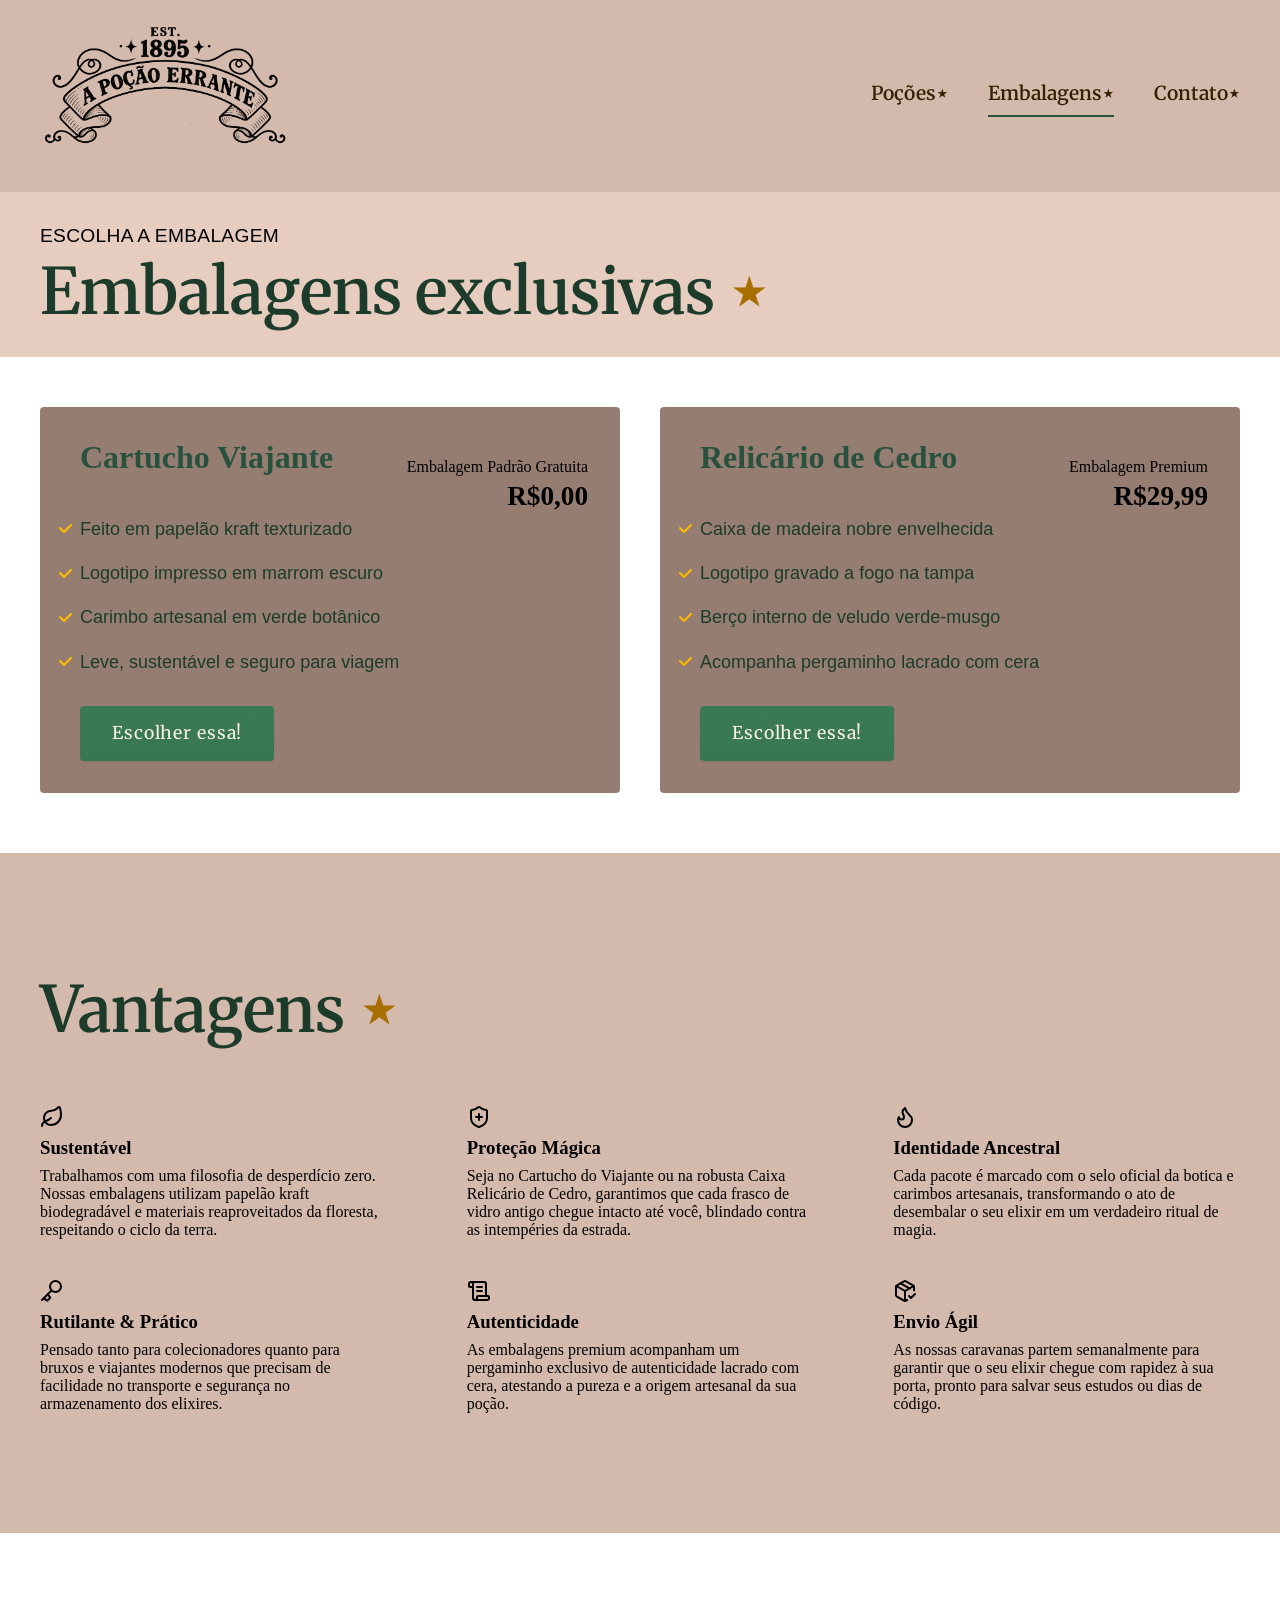
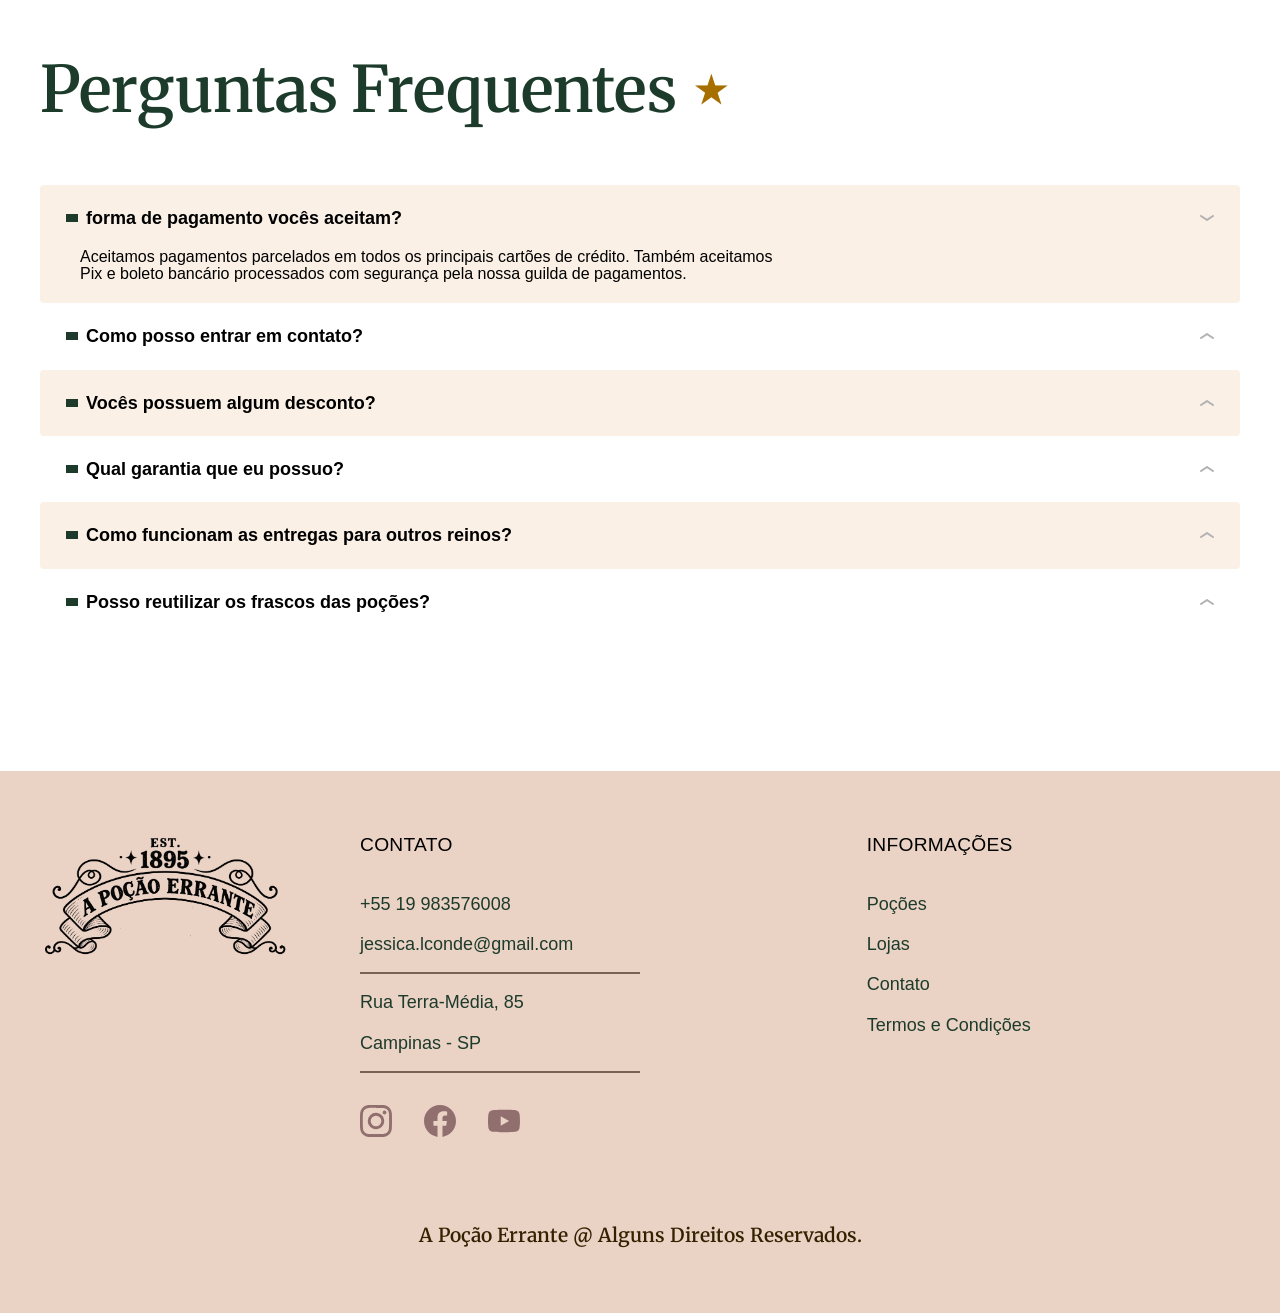
<file: embalagens.html>
<!DOCTYPE html>
<html lang="pt-br">

<head>
  <meta charset="UTF-8">
  <meta name="viewport" content="width=device-width, initial-scale=1.0">
  <link rel="preconnect" href="https://fonts.googleapis.com">
  <link rel="preconnect" href="https://fonts.gstatic.com" crossorigin>
  <link href="https://fonts.googleapis.com/css2?family=Felipa&family=Merriweather:ital,opsz,wght@0,18..144,300..900;1,18..144,300..900&display=swap" rel="stylesheet">

  <link rel="preload" href="./css/style.css" as="style">
  <link rel="stylesheet" href="./css/style.css">

  <title>Embalagens | A Poção Errante</title>
  <meta name="description" content="Elixires Ancestrais para os Desafios Modernos">
  <script>document.documentElement.classList.add("js");</script>
</head>

<body id="embalagens">

  <header class="header-bg">
    <div class="header container">
      <a href="./">
        <img src="./imagens/pocao.svg" width="250" height="152" alt="A Poção Errante"></a>

      <nav aria-label="primaria">
        <ul class="menu">
          <li><a href="./pocoes.html">Poções⋆</a></li>
          <li><a href="./embalagens.html">Embalagens⋆</a></li>
          <li><a href="./contato.html">Contato⋆</a></li>
        </ul>
      </nav>
    </div>
  </header>

  <main class="embalagens-bg">
    <div class="titulo-bg">
      <div class="titulo container">
        <p class="roboto-font-2-l-b">Escolha a embalagem</p>
        <h1 class="cor-v5 merriweather-font-2-xxl">Embalagens exclusivas<span class="cor-a3"> ⋆</span></h1>
      </div>
    </div>


    <div class="embalagens container">
      <div class="embalagens-item">
        <h1 class="font1-xl-merriweather-up cor-v4">Cartucho Viajante</h1>
        <span>Embalagem Padrão Gratuita</span>
        <span class="roboto-font-1-xl"> R$0,00</span>
        <ul class="roboto-font-2-m cor-v5">
          <li>Feito em papelão kraft texturizado</li>
          <li>Logotipo impresso em marrom escuro</li>
          <li>Carimbo artesanal em verde botânico</li>
          <li>Leve, sustentável e seguro para viagem</li>
        </ul>
        <a class="botao" href=".orcamento.html?tipo=embalagem&produto=cartucho">Escolher essa!</a>
      </div>

      <div class="embalagens-item">
        <h1 class="font1-xl-merriweather-up cor-v4">Relicário de Cedro</h1>
        <span class="">Embalagem Premium </span>
        <span class="roboto-font-1-xl"> R$29,99</span>
        <ul class="roboto-font-2-m cor-v5">
          <li>Caixa de madeira nobre envelhecida</li>
          <li>Logotipo gravado a fogo na tampa</li>
          <li>Berço interno de veludo verde-musgo</li>
          <li>Acompanha pergaminho lacrado com cera</li>
        </ul>
        <a class="botao" href=".orcamento.html?tipo=embalagem&produto=relicario">Escolher essa!</a>
      </div>
    </div>

  </main>

  <article class="vantagens-bg">
    <div class="vantagens container">
      <h2 class="cor-v5 merriweather-font-2-xxl">Vantagens <span class="cor-a3"> ⋆</span></h2>
      <ul>
        <li><img src="./imagens/icones/sustentavel.svg" alt="">
          <h3 class="">Sustentável</h3>
          <p class="">Trabalhamos com uma filosofia de desperdício zero. Nossas embalagens utilizam papelão kraft biodegradável e materiais reaproveitados da floresta, respeitando o ciclo da terra.</p>
        </li>
        <li><img src="./imagens/icones/seguro.svg" alt="">
          <h3 class="">Proteção Mágica</h3>
          <p class="">Seja no Cartucho do Viajante ou na robusta Caixa Relicário de Cedro, garantimos que cada frasco de vidro antigo chegue intacto até você, blindado contra as intempéries da estrada.</p>
        </li>
        <li><img src="./imagens/icones/fire.svg" alt="">
          <h3 class="">Identidade Ancestral</h3>
          <p class="">Cada pacote é marcado com o selo oficial da botica e carimbos artesanais, transformando o ato de desembalar o seu elixir em um verdadeiro ritual de magia.</p>
        </li>
        <li><img src="./imagens/icones/key.svg" alt="">
          <h3 class="">Rutilante & Prático</h3>
          <p class="">Pensado tanto para colecionadores quanto para bruxos e viajantes modernos que precisam de facilidade no transporte e segurança no armazenamento dos elixires.</p>
        </li>
        <li><img src="./imagens/icones/scroll-text.svg" alt="">
          <h3 class="">Autenticidade</h3>
          <p class="">As embalagens premium acompanham um pergaminho exclusivo de autenticidade lacrado com cera, atestando a pureza e a origem artesanal da sua poção.</p>
        </li>
        <li><img src="./imagens/icones/package-check.svg" alt="">
          <h3 class="">Envio Ágil</h3>
          <p class="">As nossas caravanas partem semanalmente para garantir que o seu elixir chegue com rapidez à sua porta, pronto para salvar seus estudos ou dias de código.</p>
        </li>
    </div>
  </article>

  <article class="perguntas container">
    <h2 class="cor-v5 merriweather-font-2-xxl">Perguntas Frequentes <span class="cor-a3"> ⋆</span></h2>
    <dl>
      <div>
        <dt><button class="roboto-font-1-m-b" aria-controls="pergunta1" aria-expanded="true"> forma de pagamento vocês aceitam?</button></dt>
        <dd id="pergunta1" class="poppins-font-1-s ativa">Aceitamos pagamentos parcelados em todos os principais cartões de crédito. Também aceitamos Pix e boleto bancário processados com segurança pela nossa guilda de pagamentos.</dd>
      </div>

      <div>
        <dt><button class="roboto-font-1-m-b" aria-controls="pergunta2" aria-expanded="false">Como posso entrar em contato?</button></dt>
        <dd id="pergunta2" class="poppins-font-1-s">Você pode enviar uma coruja através do nosso formulário de contato na página principal ou nos contatar diretamente pelas redes mágicas e pelo e-mail oficial da caravana.</dd>
      </div>

      <div>
        <dt><button class="roboto-font-1-m-b" aria-controls="pergunta3" aria-expanded="false">Vocês possuem algum desconto?</button></dt>
        <dd id="pergunta3" class="poppins-font-1-s">Sim! Viajantes que invocam a compra de kits completos (o quarteto de poções principal) ou que optam pela assinatura trimestral da caravana recebem bênçãos especiais e descontos nas poções</dd>
      </div>

      <div>
        <dt><button class="roboto-font-1-m-b" aria-controls="pergunta4" aria-expanded="false">Qual garantia que eu possuo?</button></dt>
        <dd id="pergunta4" class="poppins-font-1-s">Garantimos a pureza dos ingredientes e a integridade do frasco durante a viagem. Caso o vidro sofra qualquer avaria no trajeto, realizamos a troca ou o reembolso integral em até 7 dias corridos.</dd>
      </div>

      <div>
        <dt><button class="roboto-font-1-m-b" aria-controls="pergunta5" aria-expanded="false">Como funcionam as entregas para outros reinos?</button></dt>
        <dd id="pergunta5" class="poppins-font-1-s">Nossas caravanas partem semanalmente. O prazo de entrega varia de acordo com a distância e o método escolhido (Cartucho do Viajante ou Relicário de Cedro).</dd>
      </div>

      <div>
        <dt><button class="roboto-font-1-m-b" aria-controls="pergunta6" aria-expanded="false">Posso reutilizar os frascos das poções?</button></dt>
        <dd id="pergunta6" class="poppins-font-1-s">Com certeza! Incentivamos a filosofia de desperdício zero. Após consumir o elixir, o vidro antigo pode ser higienizado e reutilizado para novos feitiços, armazenagem de ervas ou decoração.</dd>
      </div>
    </dl>
  </article>

  <!-- footer -->
  <footer class="footer-bg">
    <div class="footer container">
      <img src="./imagens/pocao.svg" alt="A Poção Errante">
      <div class="footer-contato">
        <h3 class="roboto-font-2-l-b">Contato</h3>
        <ul class="roboto-font-2-m cor-v5">
          <li><a href="tel:+5519983576008">+55 19 983576008</a></li>
          <li><a href="mailto:jessica.lconde@gmail.com">jessica.lconde@gmail.com</a></li>
          <li>Rua Terra-Média, 85</li>
          <li>Campinas - SP</li>
        </ul>
        <div class="footer-redes">
          <a href="/"><img src="./imagens/redes/instagram.svg" alt="Instagram">
          </a>
          <a href="/">
            <img src="./imagens/redes/facebook.svg" alt="Facebook">
          </a>
          <a href="/">
            <img src="./imagens/redes/youtube.svg" alt="Youtube">
          </a>
        </div>
      </div>
      <div class="footer-informacoes">
        <h3 class="roboto-font-2-l-b">Informações</h3>
        <nav>
          <ul class="roboto-font-2-m cor-v5">
            <li><a href="./pocoes.html">Poções</a></li>
            <li><a href="./contato.html">Lojas </a></li>
            <li><a href="./contato.html">Contato</a></li>
            <li><a href="./termos.html">Termos e Condições</a></li>
          </ul>
        </nav>
      </div>
      <p class="footer-copy">A Poção Errante @ Alguns Direitos Reservados.</p>
    </div>
  </footer>


  <script src="/script/script.js"></script>

</body>

</html>
</file>
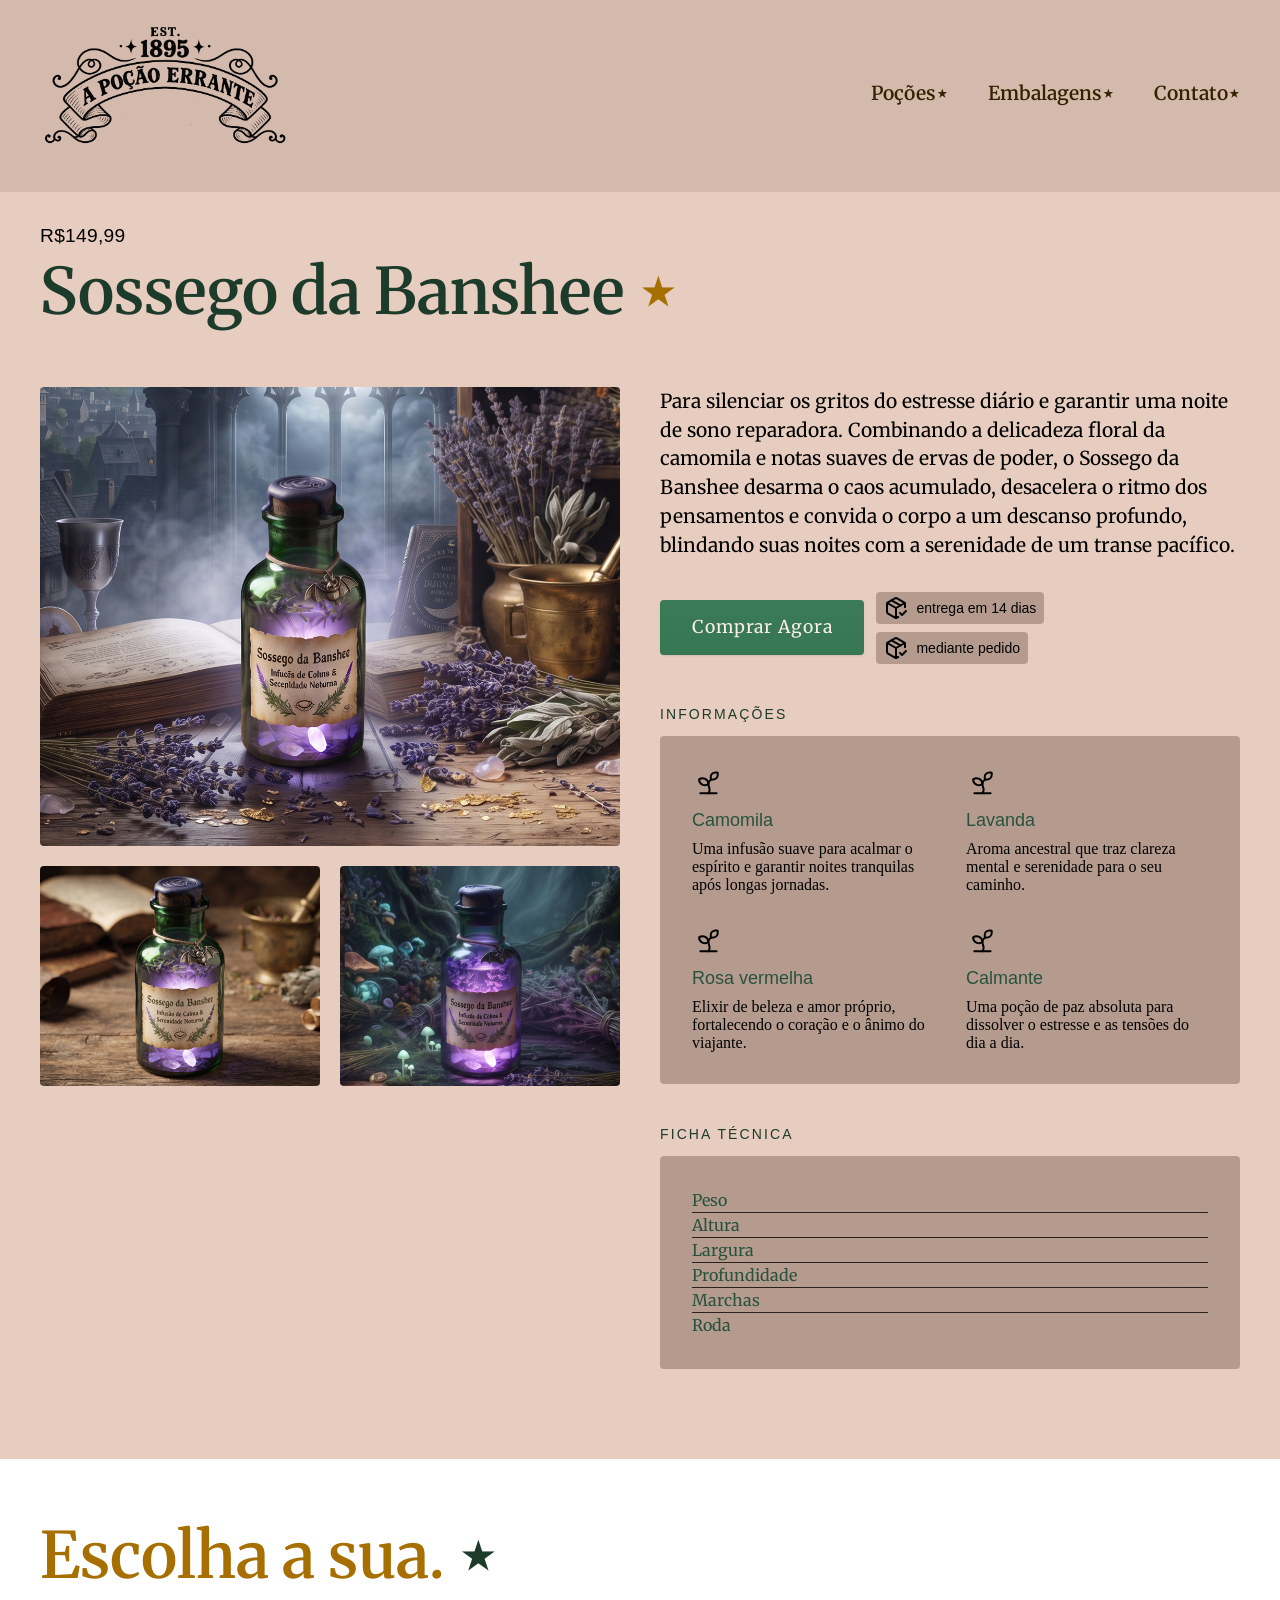
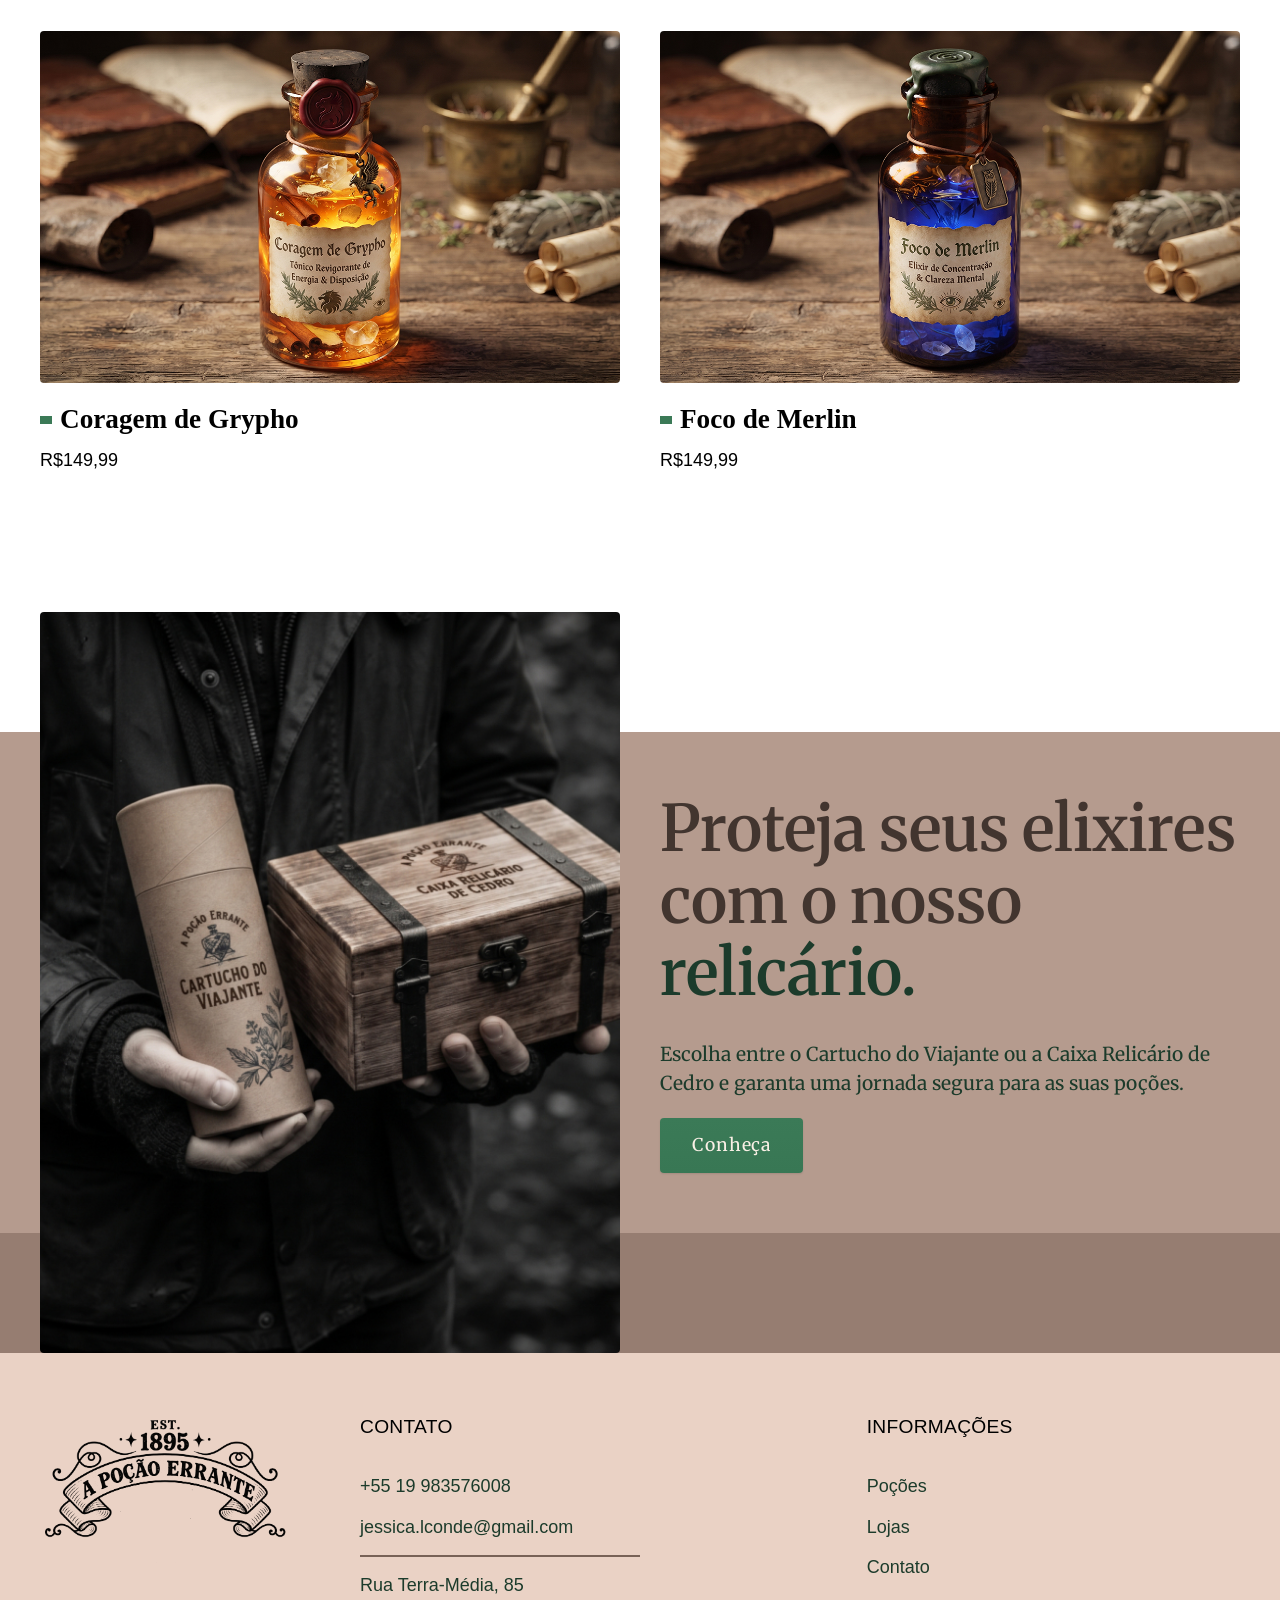
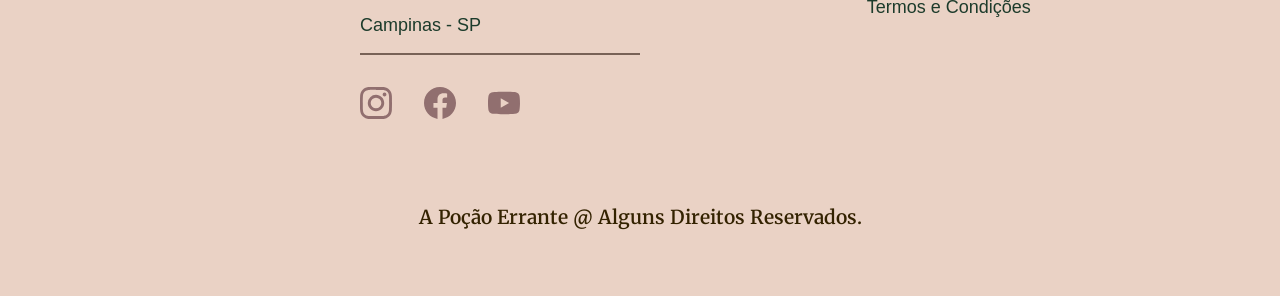
<file: pocoes/banshee.html>
<!DOCTYPE html>
<html lang="pt-br">

<head>
  <meta charset="UTF-8">
  <meta name="viewport" content="width=device-width, initial-scale=1.0">
  <link rel="preconnect" href="https://fonts.googleapis.com">
  <link rel="preconnect" href="https://fonts.gstatic.com" crossorigin>
  <link href="https://fonts.googleapis.com/css2?family=Felipa&family=Merriweather:ital,opsz,wght@0,18..144,300..900;1,18..144,300..900&display=swap" rel="stylesheet">
  <link rel="stylesheet" href="../css/style.css">
  <title>Sossego da Banshee | A Poção Errante</title>
  <meta name="description" content="Elixires Ancestrais para os Desafios Modernos">
  <script>document.documentElement.classList.add("js");</script>
</head>

<body id="pocao">

  <header class="header-bg">
    <div class="header container">
      <a href="../">
        <img src="../imagens/pocao.svg" width="250" height="152" alt="A Poção Errante"></a>

      <nav aria-label="primaria">
        <ul class="menu">
          <li><a href="../pocoes.html">Poções⋆</a></li>
          <li><a href="../embalagens.html">Embalagens⋆</a></li>
          <li><a href="../contato.html">Contato⋆</a></li>
        </ul>
      </nav>
    </div>
  </header>

  <main class="titulo-bg">
    <div>
      <div class="titulo container">
        <p class="roboto-font-2-l-b">R$149,99</p>
        <h1 class="cor-v5 merriweather-font-2-xxl">Sossego da Banshee <span class="cor-a3">⋆</span></h1>
      </div>
    </div>
    <div class="pocao container">
      <div class="pocao-imagens">
        <img src="../imagens/pocao/banshee 1.jpg" alt="">
        <img src="../imagens/pocao/banshee 2.jpg" alt="">
        <img src="../imagens/pocao/banshee 3.jpg" alt="">
      </div>
      <div class="pocao-conteudo">
        <p class="merriweather-font-2-l">Para silenciar os gritos do estresse diário e garantir uma noite de sono reparadora. Combinando a delicadeza floral da camomila e notas suaves de ervas de poder, o Sossego da Banshee desarma o caos acumulado, desacelera o ritmo dos pensamentos e convida o corpo a um descanso profundo, blindando suas noites com a serenidade de um transe pacífico.</p>
        <div class="pocao-comprar">
          <a class="botao" href="../orcamento.html?tipo=pocao&produto=banshee">Comprar Agora</a>
          <span class="roboto-font-1-xs">
            <img src="../imagens/icones/package-check.svg">entrega em 14 dias
          </span>
          <span class="roboto-font-1-xs">
            <img src="../imagens/icones/package-check.svg">mediante pedido
          </span>
        </div>
        <h2 class="roboto-font-1-xs cor-v5">Informações</h2>
        <ul class="pocao-informacoes">

          <li><img src="../imagens/icones/erva1.svg" alt="">
            <h3 class="roboto-font-1-m cor-v4">Camomila</h3>
            <p class="font-2-xs cor-5">Uma infusão suave para acalmar o espírito e garantir noites tranquilas após longas jornadas.</p>
          </li>

          <li><img src="../imagens/icones/erva1.svg" alt="">
            <h3 class="roboto-font-1-m cor-v4">Lavanda</h3>
            <p class="font-2-xs cor-5">Aroma ancestral que traz clareza mental e serenidade para o seu caminho.</p>
          </li>

          <li><img src="../imagens/icones/erva1.svg" alt="">
            <h3 class="roboto-font-1-m cor-v4">Rosa vermelha</h3>
            <p class="font-2-xs cor-5">Elixir de beleza e amor próprio, fortalecendo o coração e o ânimo do viajante.</p>
          </li>

          <li><img src="../imagens/icones/erva1.svg" alt="">
            <h3 class="roboto-font-1-m cor-v4">Calmante</h3>
            <p class="font-2-xs cor-5">Uma poção de paz absoluta para dissolver o estresse e as tensões do dia a dia.</p>
          </li>
        </ul>
        <h2 class="roboto-font-1-xs cor-v5">Ficha Técnica</h2>
        <ul class="pocao-ficha merriweather-font-2-s cor-v4">
          <li>Peso <span>9kg</span></li>
          <li>Altura <span>60 cm</span></li>
          <li>Largura <span>120 cm</span></li>
          <li>Profundidade <span>10 cm</span></li>
          <li>Marchas <span>16</span></li>
          <li>Roda <span>29</span></li>
        </ul>
      </div>
    </div>
  </main>

  <article class="pocoes-lista container">
    <h2 class="cor-a3 merriweather-font-2-xxl">Escolha a sua. <span class="cor-v5">⋆</span></h1>
      <ul>
        <li>
          <a href="./grypho.html">
            <img src="../imagens/pocoes/grypho.jpg" alt="Poção Vermeha">
            <h3 class="roboto-font-1-xl">Coragem de Grypho</h3>
            <span class="roboto-font-2-m">R$149,99</span>
          </a>
        </li>
        <li>
          <a href="./merlin.html">
            <img src="../imagens/pocoes/marlin.jpg" alt="Poção Azul">
            <h3 class="roboto-font-1-xl">Foco de Merlin</h3>
            <span class="roboto-font-2-m">R$149,99</span>
          </a>
        </li>
      </ul>
  </article>

  <article class="embalagem-bg">
    <div class="embalagem container">
      <div class="embalagem-imagem">
        <img src="../imagens/fotos/seguros.jpg" alt="entregador com embalagens exclusivas">
      </div>
      <div class="embalagem-conteudo">
        <h2 class="merriweather-font-2-xxl cor-p10">Proteja seus elixires com o nosso <span class="cor-v5">relicário.</span></h2>
        <p class="merriweather-font-2-l cor-v5">Escolha entre o Cartucho do Viajante ou a Caixa Relicário de Cedro e garanta uma jornada segura para as suas poções.</p>
        <a class="botao" href="../embalagens.html">Conheça</a>
      </div>
  </article>


  <!-- footer -->
  <footer class="footer-bg">
    <div class="footer container">
      <img src="../imagens/pocao.svg" alt="A Poção Errante">
      <div class="footer-contato">
        <h3 class="roboto-font-2-l-b">Contato</h3>
        <ul class="roboto-font-2-m cor-v5">
          <li><a href="tel:+5519983576008">+55 19 983576008</a></li>
          <li><a href="mailto:jessica.lconde@gmail.com">jessica.lconde@gmail.com</a></li>
          <li>Rua Terra-Média, 85</li>
          <li>Campinas - SP</li>
        </ul>
        <div class="footer-redes">
          <a href="/"><img src="../imagens/redes/instagram.svg" alt="Instagram">
          </a>
          <a href="/">
            <img src="../imagens/redes/facebook.svg" alt="Facebook">
          </a>
          <a href="/">
            <img src="../imagens/redes/youtube.svg" alt="Youtube">
          </a>
        </div>
      </div>
      <div class="footer-informacoes">
        <h3 class="roboto-font-2-l-b">Informações</h3>
        <nav>
          <ul class="roboto-font-2-m cor-v5">
            <li><a href="../pocoes.html">Poções</a></li>
            <li><a href="../contato.html">Lojas </a></li>
            <li><a href="../contato.html">Contato</a></li>
            <li><a href="../termos.html">Termos e Condições</a></li>
          </ul>
        </nav>
      </div>
      <p class="footer-copy">A Poção Errante @ Alguns Direitos Reservados.</p>
    </div>
  </footer>

  <script src="/script/script.js"></script>

</body>

</html>
</file>
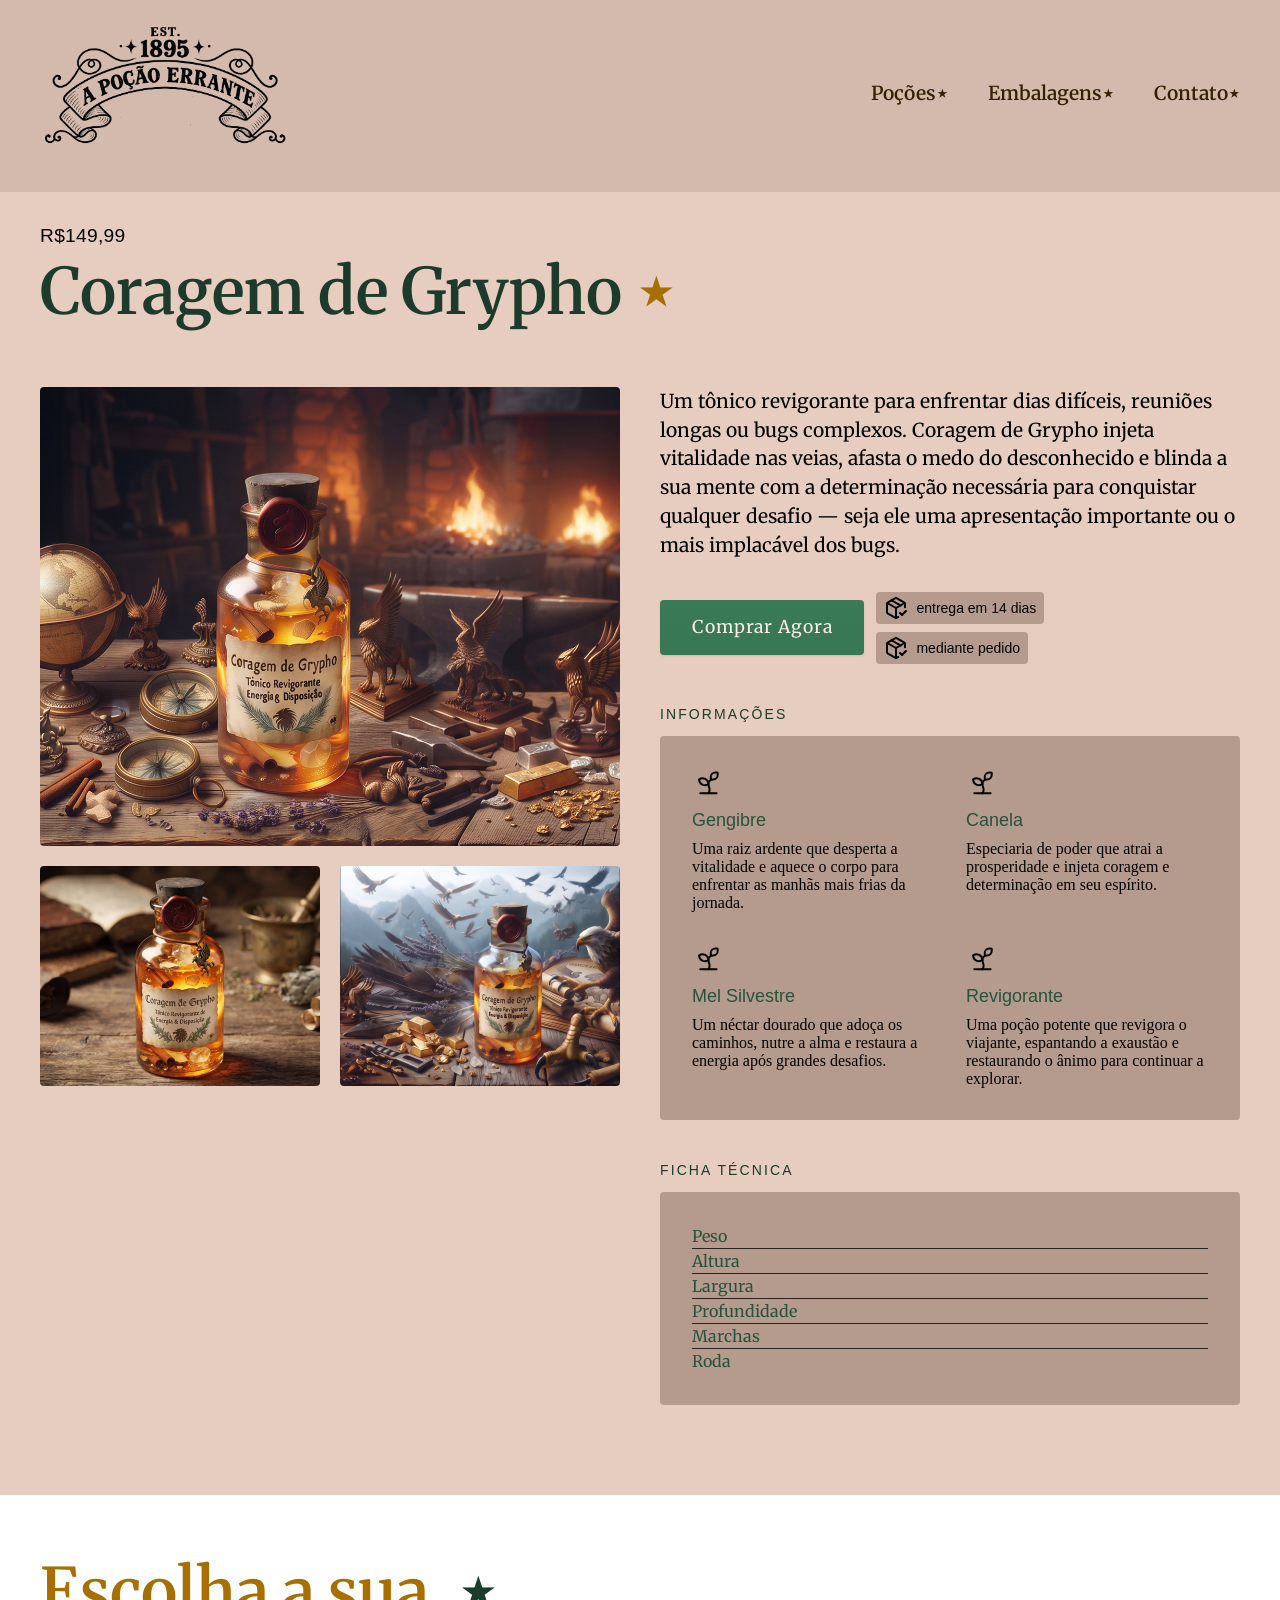
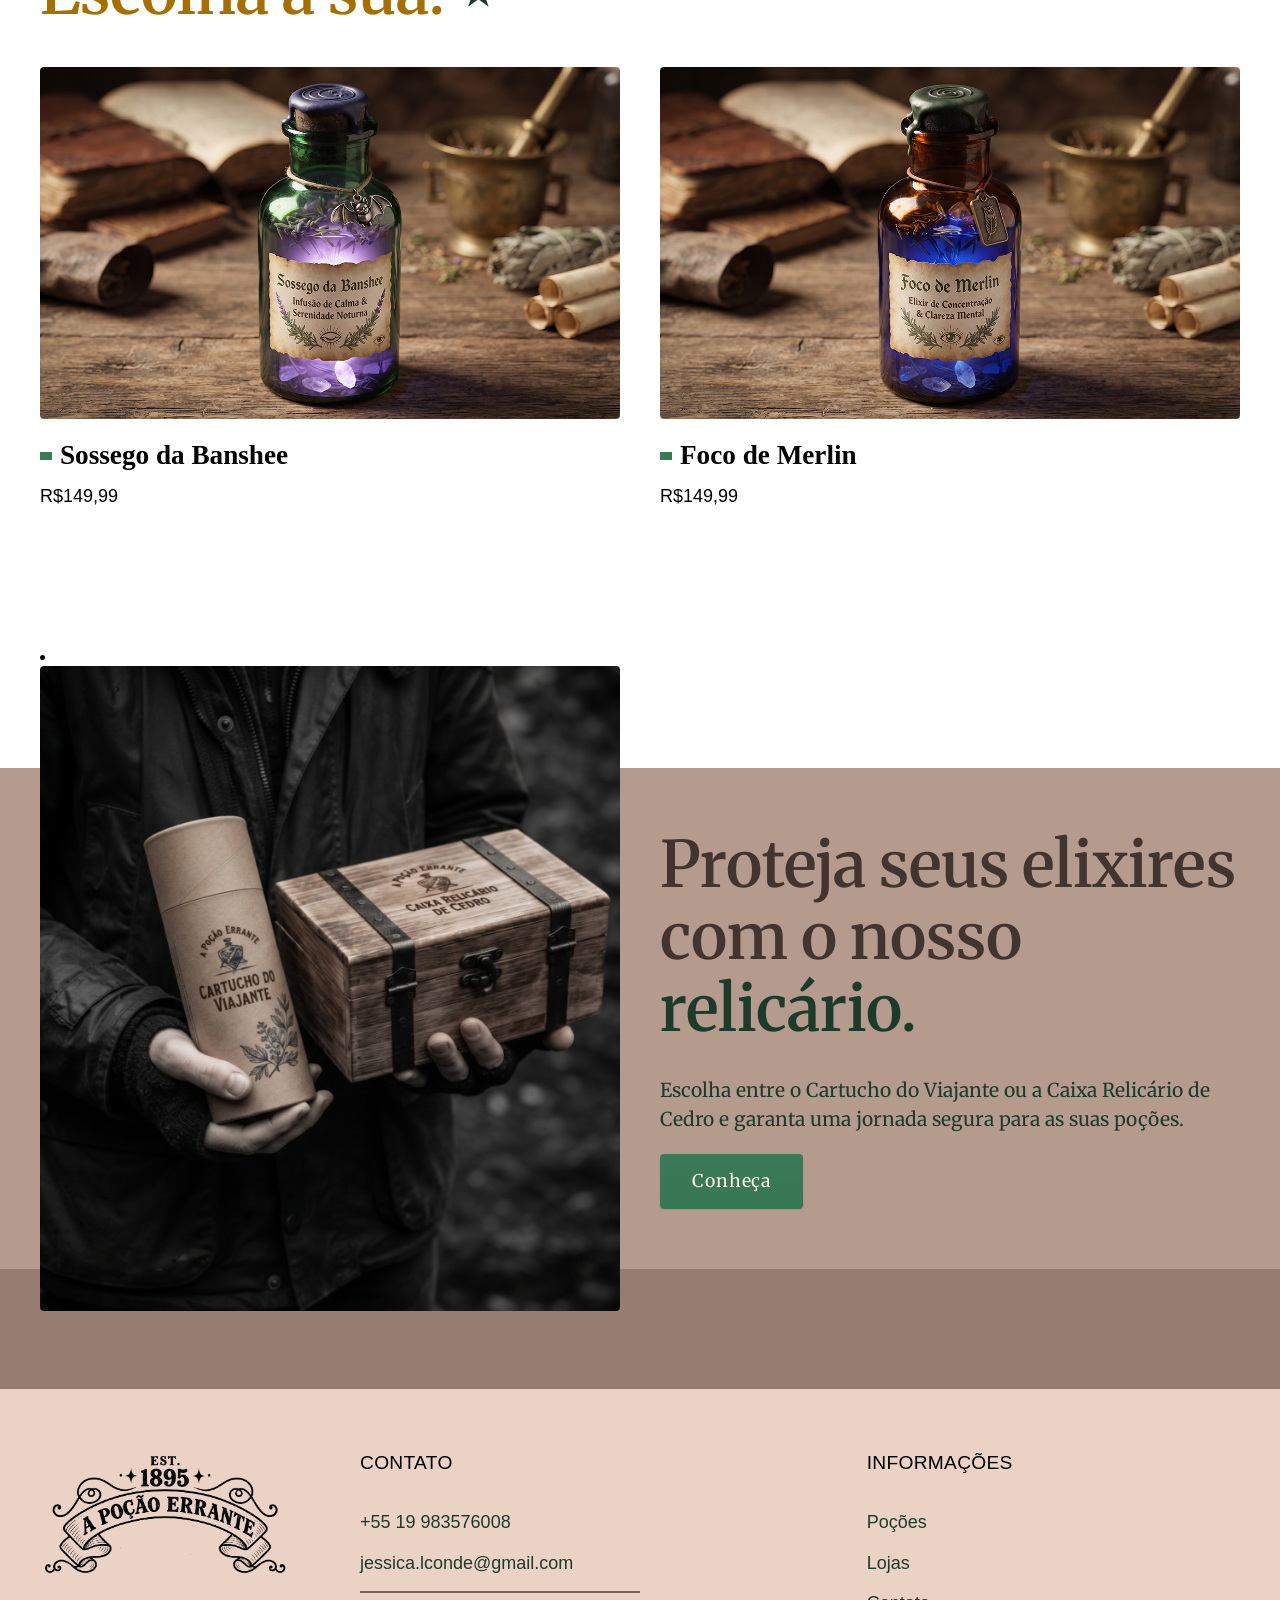
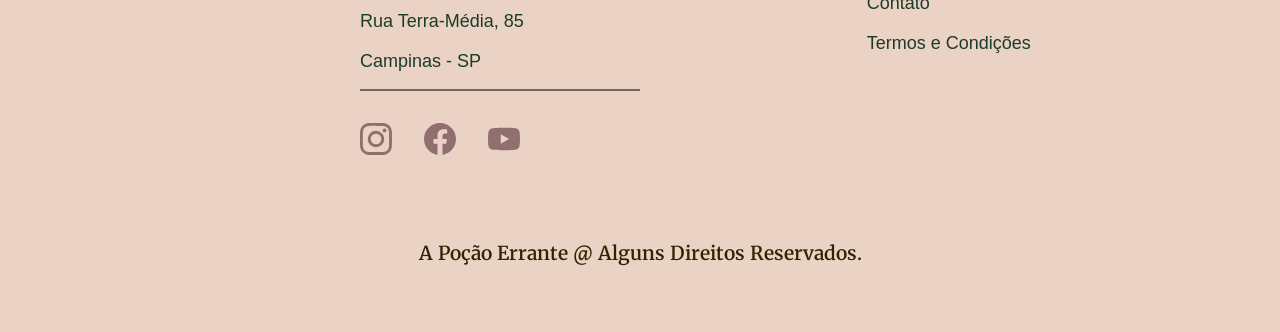
<file: pocoes/grypho.html>
<!DOCTYPE html>
<html lang="pt-br">

<head>
  <meta charset="UTF-8">
  <meta name="viewport" content="width=device-width, initial-scale=1.0">
  <link rel="preconnect" href="https://fonts.googleapis.com">
  <link rel="preconnect" href="https://fonts.gstatic.com" crossorigin>
  <link href="https://fonts.googleapis.com/css2?family=Felipa&family=Merriweather:ital,opsz,wght@0,18..144,300..900;1,18..144,300..900&display=swap" rel="stylesheet">
  <link rel="stylesheet" href="../css/style.css">
  <title>Coragem de Grypho | A Poção Errante</title>
  <meta name="description" content="Elixires Ancestrais para os Desafios Modernos">
  <script>document.documentElement.classList.add("js");</script>
</head>

<body id="pocao">

  <header class="header-bg">
    <div class="header container">
      <a href="../">
        <img src="../imagens/pocao.svg" width="250" height="152" alt="A Poção Errante"></a>

      <nav aria-label="primaria">
        <ul class="menu">
          <li><a href="../pocoes.html">Poções⋆</a></li>
          <li><a href="../embalagens.html">Embalagens⋆</a></li>
          <li><a href="../contato.html">Contato⋆</a></li>
        </ul>
      </nav>
    </div>
  </header>

  <main class="titulo-bg">
    <div>
      <div class="titulo container">
        <p class="roboto-font-2-l-b">R$149,99</p>
        <h1 class="cor-v5 merriweather-font-2-xxl">Coragem de Grypho <span class="cor-a3">⋆</span></h1>
      </div>
    </div>
    <div class="pocao container">
      <div class="pocao-imagens">
        <img src="../imagens/pocao/grypho 1.jpg" alt="">
        <img src="../imagens/pocao/grypho 2.jpg" alt="">
        <img src="../imagens/pocao/grypho 3.jpg" alt="">
      </div>
      <div class="pocao-conteudo">
        <p class="merriweather-font-2-l">Um tônico revigorante para enfrentar dias difíceis, reuniões longas ou bugs complexos. Coragem de Grypho injeta vitalidade nas veias, afasta o medo do desconhecido e blinda a sua mente com a determinação necessária para conquistar qualquer desafio — seja ele uma apresentação importante ou o mais implacável dos bugs.</p>
        <div class="pocao-comprar">
          <a class="botao" href="../orcamento.html?tipo=pocao&produto=grypho">Comprar Agora</a>
          <span class="roboto-font-1-xs">
            <img src="../imagens/icones/package-check.svg">entrega em 14 dias
          </span>
          <span class="roboto-font-1-xs">
            <img src="../imagens/icones/package-check.svg">mediante pedido
          </span>
        </div>
        <h2 class="roboto-font-1-xs cor-v5">Informações</h2>
        <ul class="pocao-informacoes">
          <li>
            <img src="../imagens/icones/erva1.svg" alt="">
            <h3 class="roboto-font-1-m cor-v4">Gengibre</h3>
            <p class="font-2-xs cor-5">Uma raiz ardente que desperta a vitalidade e aquece o corpo para enfrentar as manhãs mais frias da jornada.</p>
          </li>
          <li>
            <img src="../imagens/icones/erva1.svg" alt="">
            <h3 class="roboto-font-1-m cor-v4">Canela</h3>
            <p class="font-2-xs cor-5">Especiaria de poder que atrai a prosperidade e injeta coragem e determinação em seu espírito.</p>
          </li>
          <li>
            <img src="../imagens/icones/erva1.svg" alt="">
            <h3 class="roboto-font-1-m cor-v4">Mel Silvestre</h3>
            <p class="font-2-xs cor-5">Um néctar dourado que adoça os caminhos, nutre a alma e restaura a energia após grandes desafios.</p>
          </li>
          <li>
            <img src="../imagens/icones/erva1.svg" alt="">
            <h3 class="roboto-font-1-m cor-v4">Revigorante</h3>
            <p class="font-2-xs cor-5">Uma poção potente que revigora o viajante, espantando a exaustão e restaurando o ânimo para continuar a explorar.</p>
          </li>
        </ul>
        <h2 class="roboto-font-1-xs cor-v5">Ficha Técnica</h2>
        <ul class="pocao-ficha merriweather-font-2-s cor-v4">
          <li>Peso <span>9kg</span></li>
          <li>Altura <span>60 cm</span></li>
          <li>Largura <span>120 cm</span></li>
          <li>Profundidade <span>10 cm</span></li>
          <li>Marchas <span>16</span></li>
          <li>Roda <span>29</span></li>
        </ul>
      </div>
    </div>
  </main>

  <article class="pocoes-lista container">
    <h2 class="cor-a3 merriweather-font-2-xxl">Escolha a sua. <span class="cor-v5">⋆</span></h1>
      <ul>

        <li>
          <a href="./banshee.html">
            <img src="../imagens/pocoes/banshee.jpg" alt="Poção Roxa">
            <h3 class="roboto-font-1-xl">Sossego da Banshee</h3>
            <span class="roboto-font-2-m">R$149,99</span>
          </a>
        </li>
        <li>
          <a href="./merlin.html">
            <img src="../imagens/pocoes/marlin.jpg" alt="Poção Azul">
            <h3 class="roboto-font-1-xl">Foco de Merlin</h3>
            <span class="roboto-font-2-m">R$149,99</span>
          </a>
        </li>
      </ul>
  </article>

  <article class="embalagem-bg">
    <div class="embalagem container">
      <div class="embalagem-imagem">
        <li><img src="../imagens/fotos/seguros.jpg" alt="entregador com embalagens exclusivas">
      </div>
      <div class="embalagem-conteudo">
        <h2 class="merriweather-font-2-xxl cor-p10">Proteja seus elixires com o nosso <span class="cor-v5">relicário.</span></h2>
        <p class="merriweather-font-2-l cor-v5">Escolha entre o Cartucho do Viajante ou a Caixa Relicário de Cedro e garanta uma jornada segura para as suas poções.</p>
        <a class="botao" href="../embalagens.html">Conheça</a>
      </div>
  </article>


  <!-- footer -->
  <footer class="footer-bg">
    <div class="footer container">
      <img src="../imagens/pocao.svg" alt="A Poção Errante">
      <div class="footer-contato">
        <h3 class="roboto-font-2-l-b">Contato</h3>
        <ul class="roboto-font-2-m cor-v5">
          <li><a href="tel:+5519983576008">+55 19 983576008</a></li>
          <li><a href="mailto:jessica.lconde@gmail.com">jessica.lconde@gmail.com</a></li>
          <li>Rua Terra-Média, 85</li>
          <li>Campinas - SP</li>
        </ul>
        <div class="footer-redes">
          <a href="/"><img src="../imagens/redes/instagram.svg" alt="Instagram">
          </a>
          <a href="/">
            <img src="../imagens/redes/facebook.svg" alt="Facebook">
          </a>
          <a href="/">
            <img src="../imagens/redes/youtube.svg" alt="Youtube">
          </a>
        </div>
      </div>
      <div class="footer-informacoes">
        <h3 class="roboto-font-2-l-b">Informações</h3>
        <nav>
          <ul class="roboto-font-2-m cor-v5">
            <li><a href="../pocoes.html">Poções</a></li>
            <li><a href="../contato.html">Lojas </a></li>
            <li><a href="../contato.html">Contato</a></li>
            <li><a href="../termos.html">Termos e Condições</a></li>
          </ul>
        </nav>
      </div>
      <p class="footer-copy">A Poção Errante @ Alguns Direitos Reservados.</p>
    </div>
  </footer>

  <script src="/script/script.js"></script>
</body>

</html>
</file>
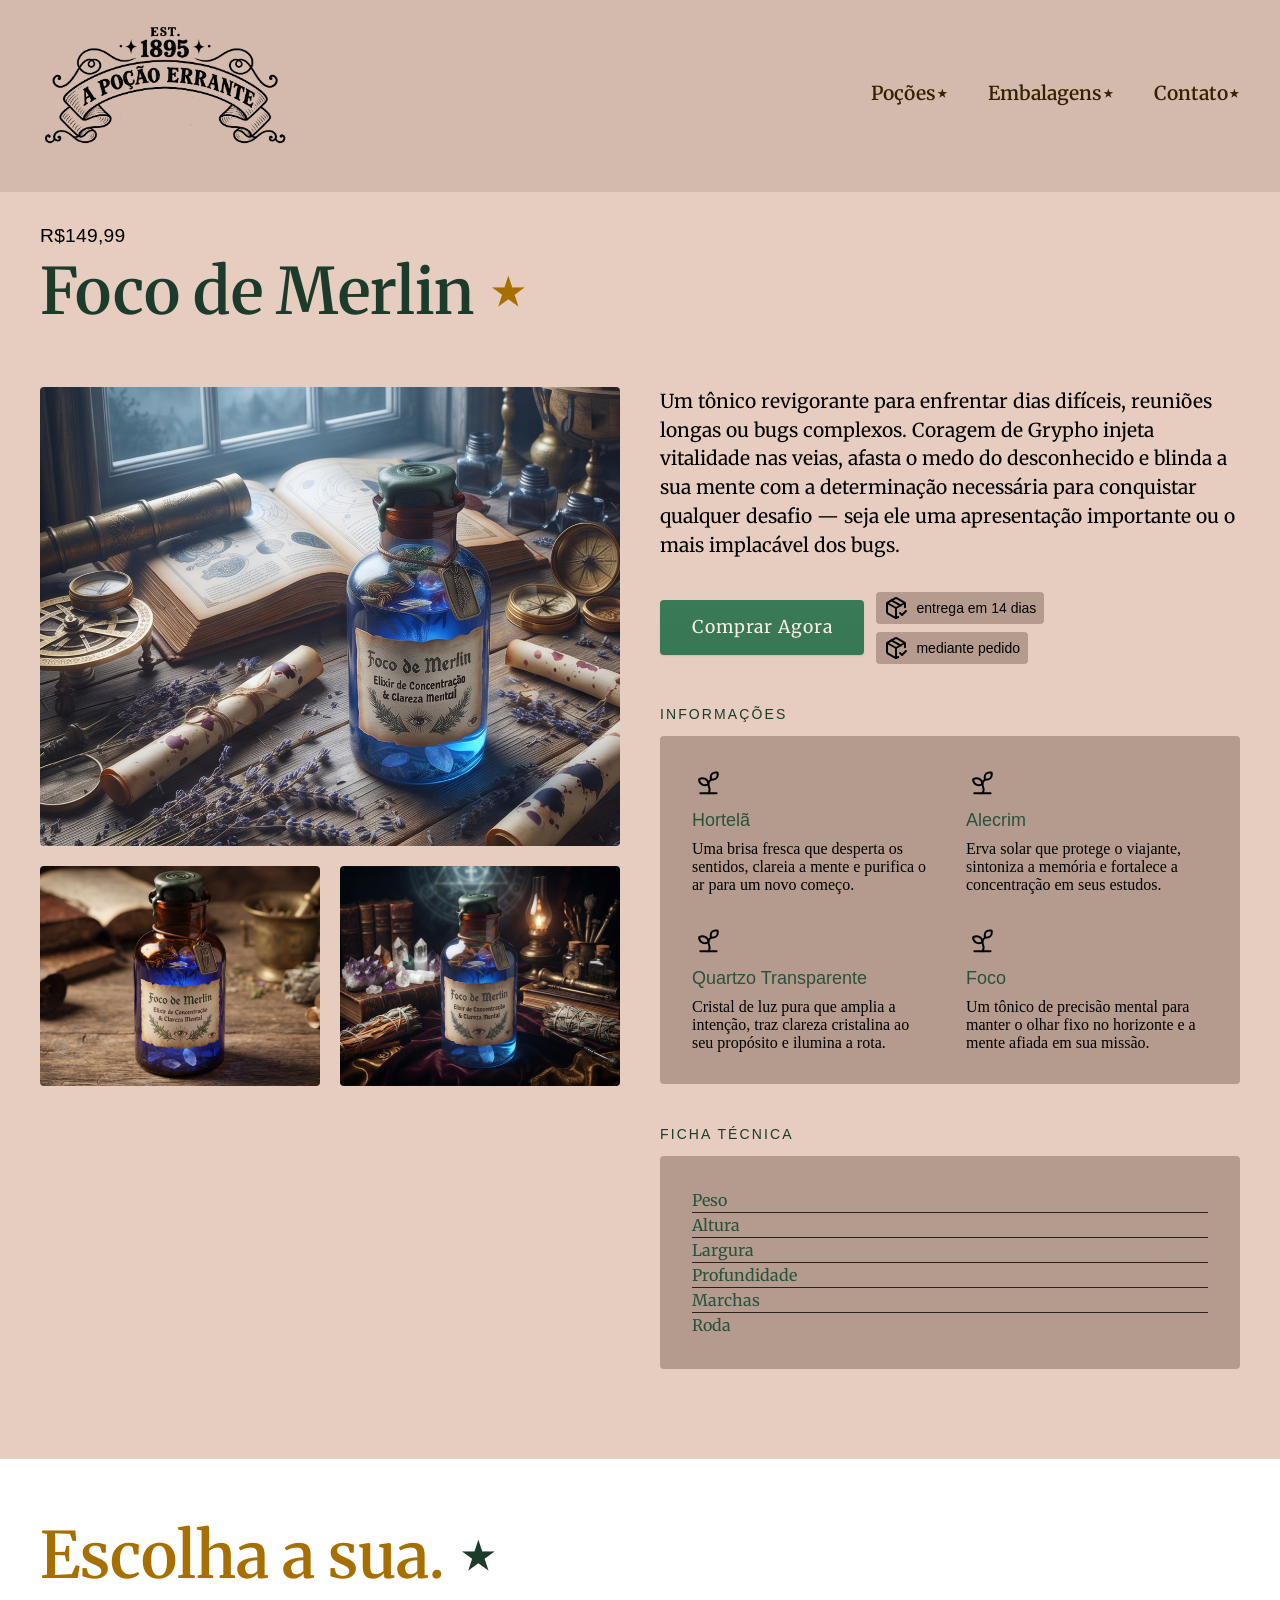
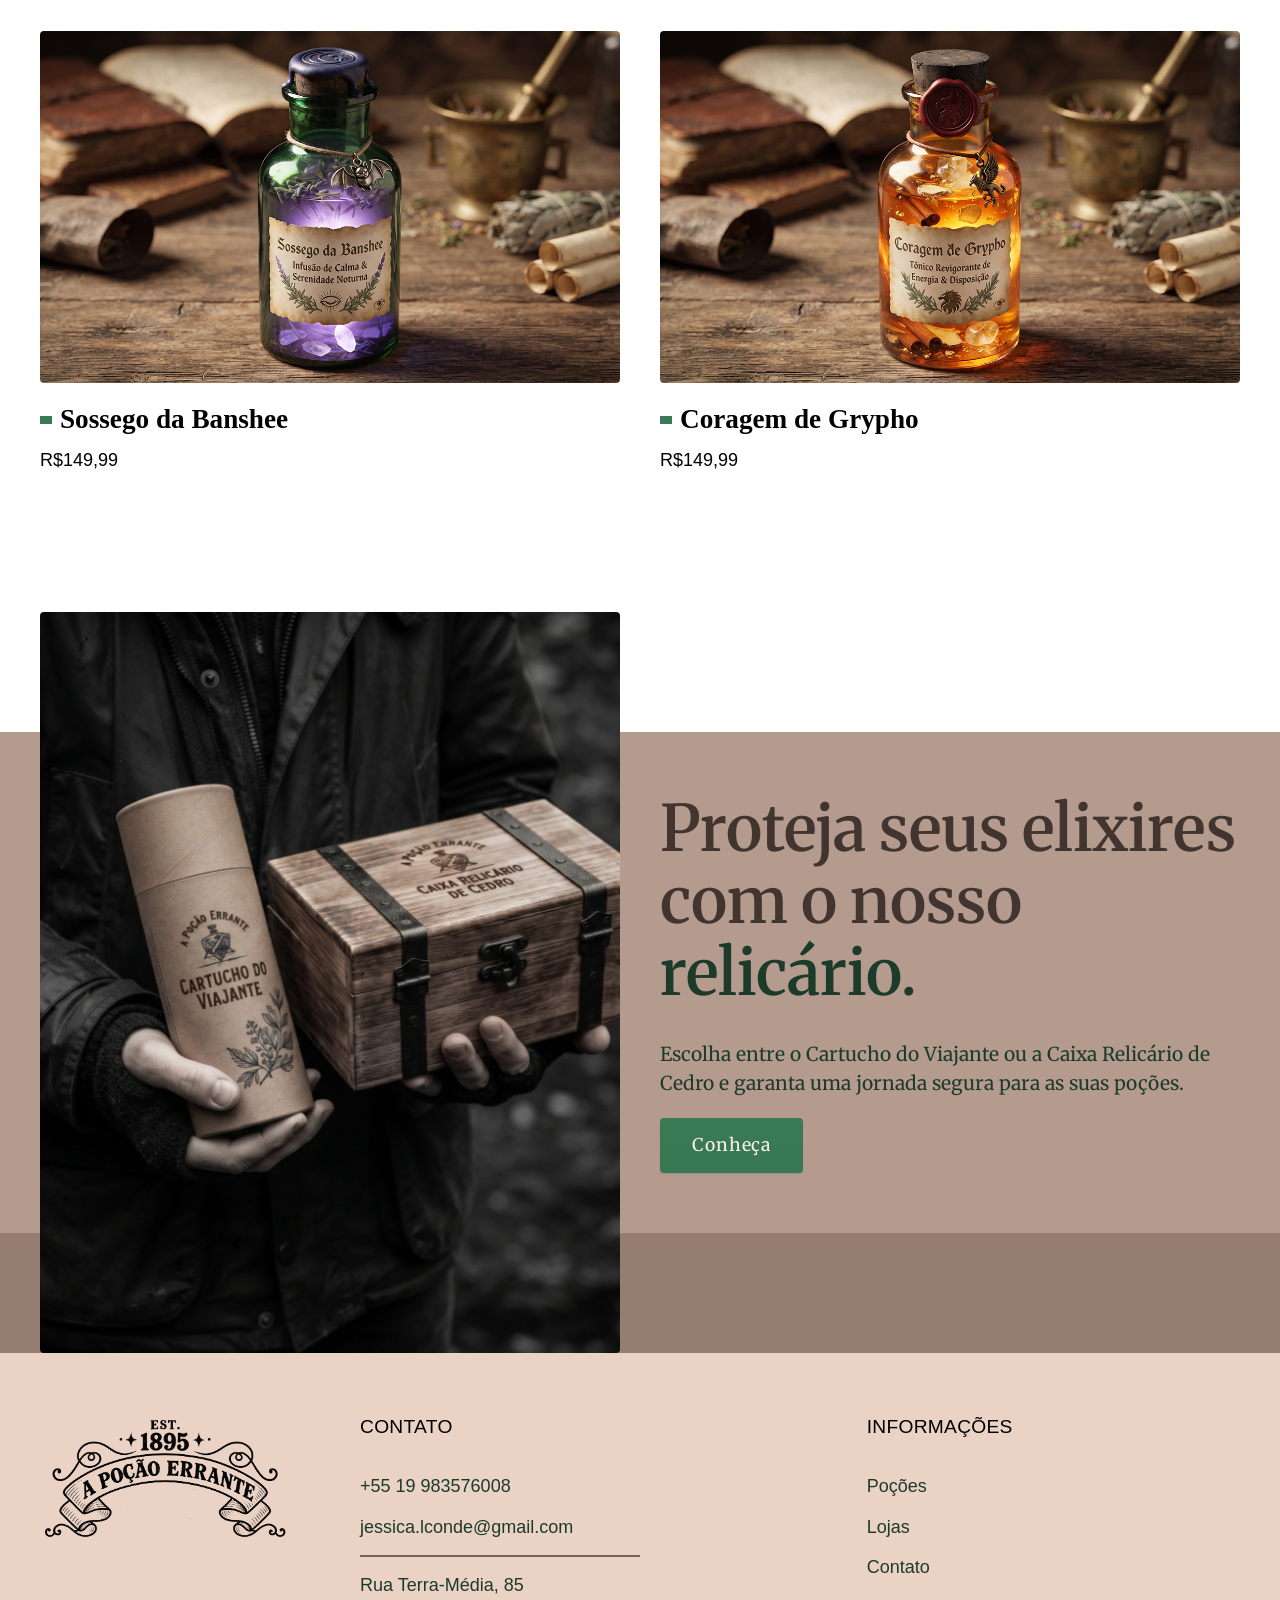
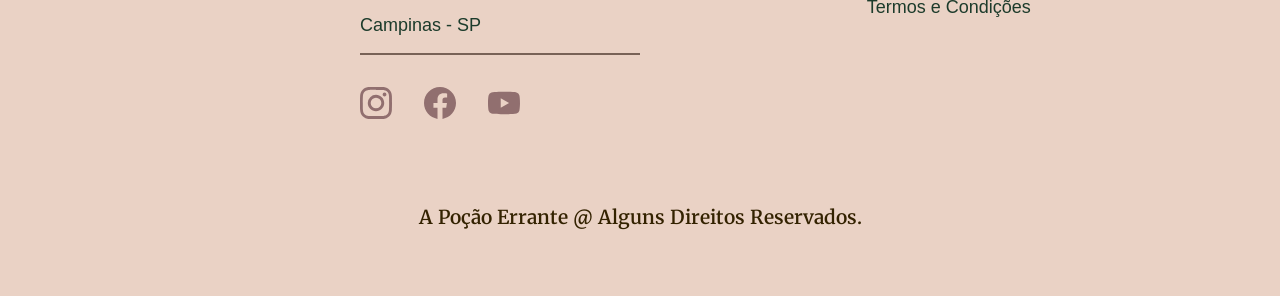
<file: pocoes/merlin.html>
<!DOCTYPE html>
<html lang="pt-br">

<head>
  <meta charset="UTF-8">
  <meta name="viewport" content="width=device-width, initial-scale=1.0">
  <link rel="preconnect" href="https://fonts.googleapis.com">
  <link rel="preconnect" href="https://fonts.gstatic.com" crossorigin>
  <link href="https://fonts.googleapis.com/css2?family=Felipa&family=Merriweather:ital,opsz,wght@0,18..144,300..900;1,18..144,300..900&display=swap" rel="stylesheet">

  <link rel="stylesheet" href="../css/style.css">

  <title>Foco de Merlin | A Poção Errante</title>
  <meta name="description" content="Elixires Ancestrais para os Desafios Modernos">
  <script>document.documentElement.classList.add("js");</script>
</head>

<body id="pocao">

  <header class="header-bg">
    <div class="header container">
      <a href="../">
        <img src="../imagens/pocao.svg" width="250" height="152" alt="A Poção Errante"></a>

      <nav aria-label="primaria">
        <ul class="menu">
          <li><a href="../pocoes.html">Poções⋆</a></li>
          <li><a href="../embalagens.html">Embalagens⋆</a></li>
          <li><a href="../contato.html">Contato⋆</a></li>
        </ul>
      </nav>
    </div>
  </header>

  <main class="titulo-bg">
    <div>
      <div class="titulo container">
        <p class="roboto-font-2-l-b">R$149,99</p>
        <h1 class="cor-v5 merriweather-font-2-xxl">Foco de Merlin <span class="cor-a3">⋆</span></h1>
      </div>
    </div>
    <div class="pocao container">
      <div class="pocao-imagens">
        <img src="../imagens/pocao/merlin 1.jpg" alt="">
        <img src="../imagens/pocao/merlin 2.jpg" alt="">
        <img src="../imagens/pocao/merlin 3.jpg" alt="">
      </div>
      <div class="pocao-conteudo">
        <p class="merriweather-font-2-l">Um tônico revigorante para enfrentar dias difíceis, reuniões longas ou bugs complexos. Coragem de Grypho injeta vitalidade nas veias, afasta o medo do desconhecido e blinda a sua mente com a determinação necessária para conquistar qualquer desafio — seja ele uma apresentação importante ou o mais implacável dos bugs.</p>
        <div class="pocao-comprar">
          <a class="botao" href="../orcamento.html?tipo=pocao&produto=merlin">Comprar Agora</a>
          <span class="roboto-font-1-xs">
            <img src="../imagens/icones/package-check.svg">entrega em 14 dias
          </span>
          <span class="roboto-font-1-xs">
            <img src="../imagens/icones/package-check.svg">mediante pedido
          </span>
        </div>
        <h2 class="roboto-font-1-xs cor-v5">Informações</h2>
        <ul class="pocao-informacoes">
          <li>
            <img src="../imagens/icones/erva1.svg" alt="">
            <h3 class="roboto-font-1-m cor-v4">Hortelã</h3>
            <p class="font-2-xs cor-5">Uma brisa fresca que desperta os sentidos, clareia a mente e purifica o ar para um novo começo.</p>
          </li>
          <li>
            <img src="../imagens/icones/erva1.svg" alt="">
            <h3 class="roboto-font-1-m cor-v4">Alecrim</h3>
            <p class="font-2-xs cor-5">Erva solar que protege o viajante, sintoniza a memória e fortalece a concentração em seus estudos.</p>
          </li>
          <li>
            <img src="../imagens/icones/erva1.svg" alt="">
            <h3 class="roboto-font-1-m cor-v4">Quartzo Transparente</h3>
            <p class="font-2-xs cor-5">Cristal de luz pura que amplia a intenção, traz clareza cristalina ao seu propósito e ilumina a rota.</p>
          </li>
          <li>
            <img src="../imagens/icones/erva1.svg" alt="">
            <h3 class="roboto-font-1-m cor-v4">Foco</h3>
            <p class="font-2-xs cor-5">Um tônico de precisão mental para manter o olhar fixo no horizonte e a mente afiada em sua missão.</p>
          </li>
        </ul>
        <h2 class="roboto-font-1-xs cor-v5">Ficha Técnica</h2>
        <ul class="pocao-ficha merriweather-font-2-s cor-v4">
          <li>Peso <span>9kg</span></li>
          <li>Altura <span>60 cm</span></li>
          <li>Largura <span>120 cm</span></li>
          <li>Profundidade <span>10 cm</span></li>
          <li>Marchas <span>16</span></li>
          <li>Roda <span>29</span></li>
        </ul>
      </div>
    </div>
  </main>

  <article class="pocoes-lista container">
    <h2 class="cor-a3 merriweather-font-2-xxl">Escolha a sua. <span class="cor-v5">⋆</span></h1>
      <ul>

        <li>
          <a href="./banshee.html">
            <img src="../imagens/pocoes/banshee.jpg" alt="Poção Roxa">
            <h3 class="roboto-font-1-xl">Sossego da Banshee</h3>
            <span class="roboto-font-2-m">R$149,99</span>
          </a>
        </li>
        <li>
          <a href="./grypho.html">
            <img src="../imagens/pocoes/grypho.jpg" alt="Poção Laranja">
            <h3 class="roboto-font-1-xl">Coragem de Grypho</h3>
            <span class="roboto-font-2-m">R$149,99</span>
          </a>
        </li>
      </ul>
  </article>

  <article class="embalagem-bg">
    <div class="embalagem container">
      <div class="embalagem-imagem">
        <img src="../imagens/fotos/seguros.jpg" alt="entregador com embalagens exclusivas">
      </div>
      <div class="embalagem-conteudo">
        <h2 class="merriweather-font-2-xxl cor-p10">Proteja seus elixires com o nosso <span class="cor-v5">relicário.</span></h2>
        <p class="merriweather-font-2-l cor-v5">Escolha entre o Cartucho do Viajante ou a Caixa Relicário de Cedro e garanta uma jornada segura para as suas poções.</p>
        <a class="botao" href="../embalagens.html">Conheça</a>
      </div>
  </article>


  <!-- footer -->
  <footer class="footer-bg">
    <div class="footer container">
      <img src="../imagens/pocao.svg" alt="A Poção Errante">
      <div class="footer-contato">
        <h3 class="roboto-font-2-l-b">Contato</h3>
        <ul class="roboto-font-2-m cor-v5">
          <li><a href="tel:+5519983576008">+55 19 983576008</a></li>
          <li><a href="mailto:jessica.lconde@gmail.com">jessica.lconde@gmail.com</a></li>
          <li>Rua Terra-Média, 85</li>
          <li>Campinas - SP</li>
        </ul>
        <div class="footer-redes">
          <a href="/"><img src="../imagens/redes/instagram.svg" alt="Instagram">
          </a>
          <a href="/">
            <img src="../imagens/redes/facebook.svg" alt="Facebook">
          </a>
          <a href="/">
            <img src="../imagens/redes/youtube.svg" alt="Youtube">
          </a>
        </div>
      </div>
      <div class="footer-informacoes">
        <h3 class="roboto-font-2-l-b">Informações</h3>
        <nav>
          <ul class="roboto-font-2-m cor-v5">
            <li><a href="../pocoes.html">Poções</a></li>
            <li><a href="../contato.html">Lojas </a></li>
            <li><a href="../contato.html">Contato</a></li>
            <li><a href="../termos.html">Termos e Condições</a></li>
          </ul>
        </nav>
      </div>
      <p class="footer-copy">A Poção Errante @ Alguns Direitos Reservados.</p>
    </div>
  </footer>

  <script src="/script/script.js"></script>

</body>

</html>
</file>
<file: css/style.css>
/* globais */
@import "./global/global.css";
@import "./global/header.css";
@import "./global/footer.css";

/* utilidades */
@import "./utilidades/cores.css";
@import "./utilidades/componentes.css";
@import "./utilidades/tipografia.css";
@import "./utilidades/formularios.css";

/* home */
@import "./home/introducao.css";
@import "./home/pocoes-lista.css";
@import "./home/ervas.css";
@import "./home/parceiros.css";
@import "./home/depoimento.css";
@import "./home/embalagens.css";

/* Termos */
@import "./termos/termos.css";

/* poções */
@import "./pocoes/pocoes.css";
@import "./pocoes/pocao.css";
@import "./pocoes/embalagem.css";

/* Embalagens */
@import "./embalagens/vantagens.css";
@import "./embalagens/perguntas.css";

/* Contato */
@import "./contato/contato.css";
@import "./contato/lojas.css";

/* Orçamento */
@import "./orcamento/orcamento.css";
</file>
